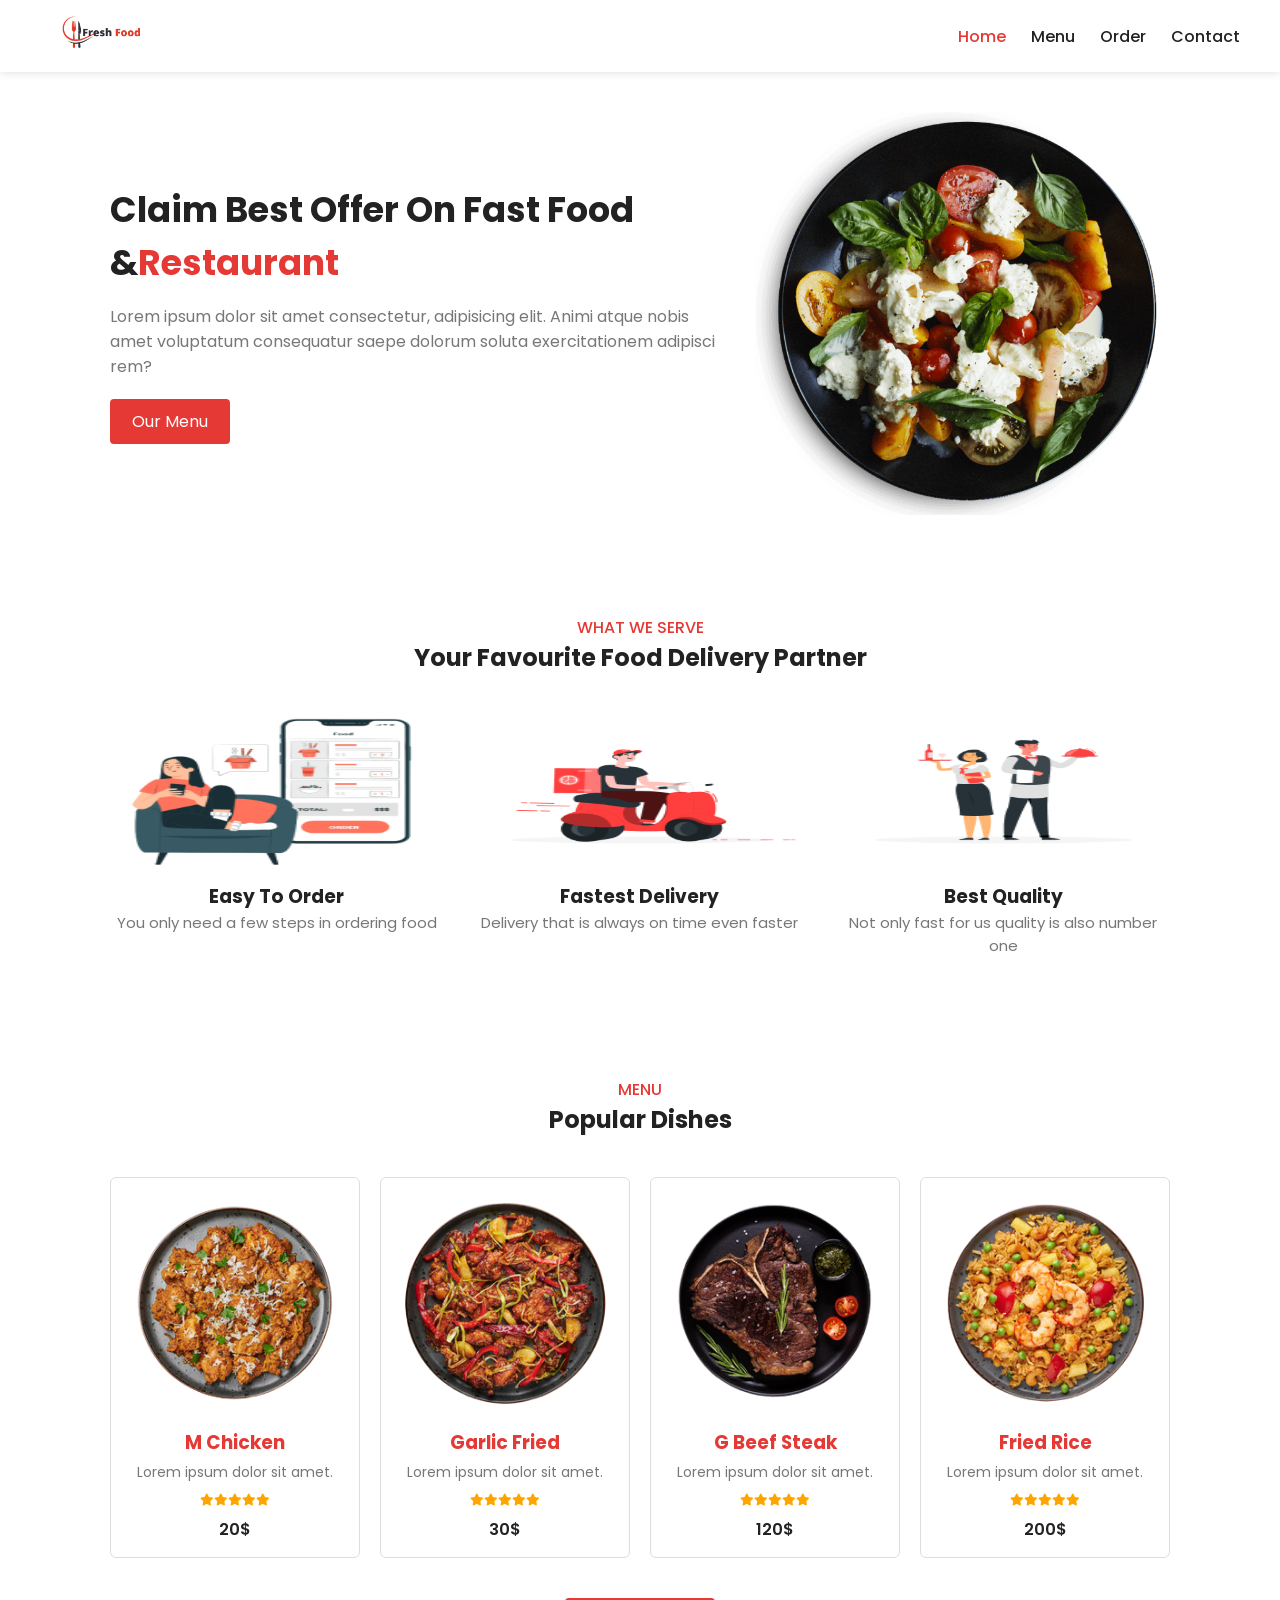
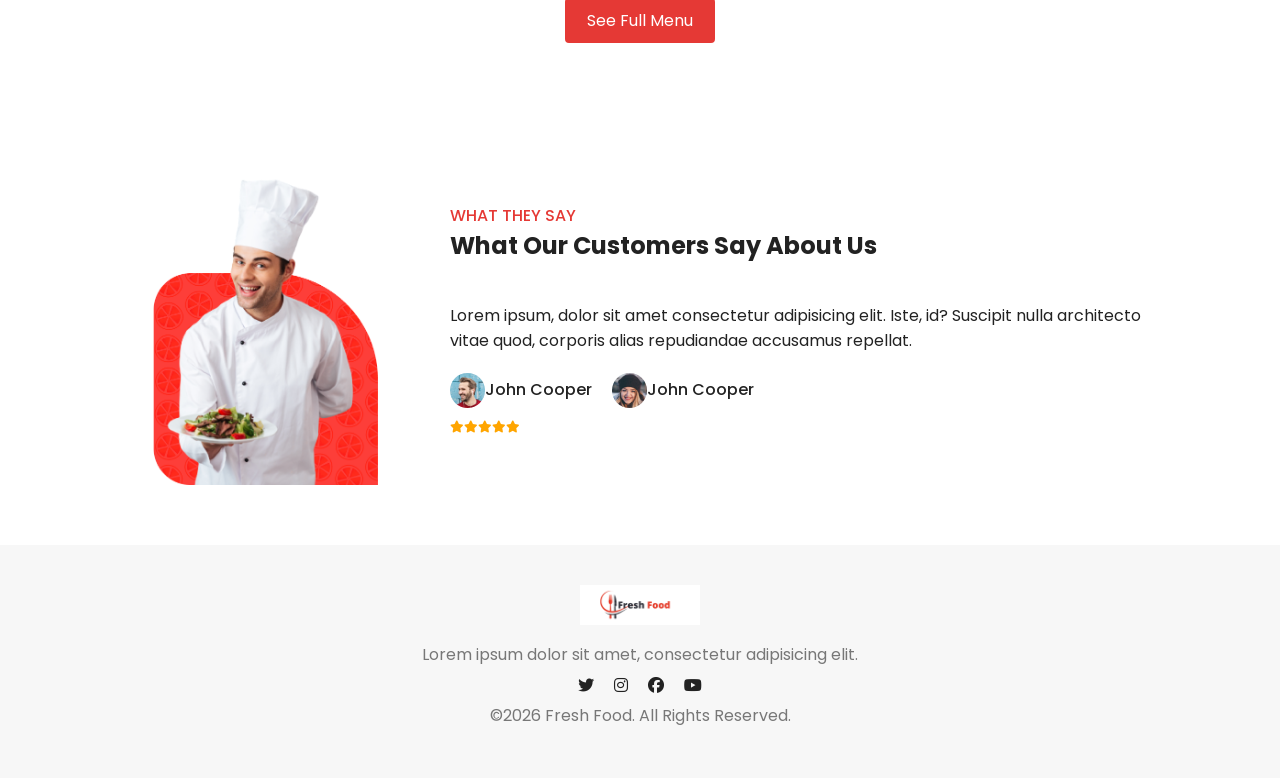
<file: index.html>
<!DOCTYPE html>
<html lang="en">
<head>
    <meta charset="UTF-8">
    <meta name="viewport" content="width=device-width, initial-scale=1.0">
    <title>Home | Fresh Food</title>
    <link href="https://fonts.googleapis.com/css2?family=Poppins:wght@400;500;600&display=swap" rel="stylesheet">
    <link rel="stylesheet" href="https://cdnjs.cloudflare.com/ajax/libs/font-awesome/6.5.1/css/all.min.css">
    <link rel="stylesheet" href="css/style.css">
</head>
<body>
    <header class="header">
        <a href="index.html"><img class="logo" src="images/logo.png" alt="fresh food logo"/>  </a>
        <button id="menuBtn" class="menu-btn"><i class="fa-solid fa-bars"></i></button>
        <nav class="nav" id="navLinks">
            <a href="index.html" class="active">Home</a>
            <a href="menu.html">Menu</a>
            <a href="order.html">Order</a>
            <a href="contact.html">Contact</a>
        </nav>
    </header>

    <main>
        <section class="hero">
            <div class="hero-text">
                <h1>Claim Best Offer On Fast Food &amp;<span class="red">Restaurant</span></h1>
                <p>Lorem ipsum dolor sit amet consectetur, adipisicing elit. Animi atque nobis amet voluptatum consequatur saepe dolorum soluta exercitationem adipisci rem?</p>
                <a href="menu.html" class="btn">Our Menu</a>
            </div>
            <img src="images/hero.png" alt="delicious">
        </section>

        <section class="section">
            <p class="small-title">WHAT WE SERVE</p>
            <h2 class="title">Your Favourite Food Delivery Partner</h2>
            <div class="services">
                <article class="service">
                    <img src="images/easy.png" alt="easy to order">
                    <h3>Easy To Order</h3>
                    <p>You only need a few steps in ordering food</p>
                </article>
                <article class="service">
                    <img src="images/delivery.png" alt="delivery">
                    <h3>Fastest Delivery</h3>
                    <p>Delivery that is always on time even faster</p>
                </article>
                <article class="service">
                    <img src="images/quality.png" alt="quality">
                    <h3>Best Quality</h3>
                    <p>Not only fast for us quality is also number one</p>
                </article>
            </div>
        </section>


        <section class="section">
            <p class="small-title">MENU</p>
            <h2 class="title">Popular Dishes</h2>
            <div class="cards">
                <article class="card">
                    <img src="images/chicken.png" alt="chicken">
                    <h3>M Chicken</h3>
                    <p>Lorem ipsum dolor sit amet.</p>
            <div class="stars">
                    <i class="fa-solid fa-star"></i><i class="fa-solid fa-star"></i><i class="fa-solid fa-star"></i><i class="fa-solid fa-star"></i><i class="fa-solid fa-star"></i>
                    </div>
                    <span class="price">20$</span>
                </article>
                <article class="card">
                    <img src="images/garlic_fried.png" alt="fried">
                    <h3>Garlic Fried</h3>
                    <p>Lorem ipsum dolor sit amet.</p>
                    <div class="stars">
                    <i class="fa-solid fa-star"></i><i class="fa-solid fa-star"></i><i class="fa-solid fa-star"></i><i class="fa-solid fa-star"></i><i class="fa-solid fa-star"></i>
                    </div>
                    <span class="price">30$</span>
                </article>
                <article class="card">
                    <img src="images/steak.png" alt="steak">
                    <h3>G Beef Steak</h3>
                    <p>Lorem ipsum dolor sit amet.</p>
                    <div class="stars">
                    <i class="fa-solid fa-star"></i><i class="fa-solid fa-star"></i><i class="fa-solid fa-star"></i><i class="fa-solid fa-star"></i><i class="fa-solid fa-star"></i>
                    </div>
                    <span class="price">120$</span>
                </article>
                <article class="card">
                    <img src="images/fried_rice.png" alt="rice">
                    <h3>Fried Rice</h3>
                    <p>Lorem ipsum dolor sit amet.</p>
                    <div class="stars">
                    <i class="fa-solid fa-star"></i><i class="fa-solid fa-star"></i><i class="fa-solid fa-star"></i><i class="fa-solid fa-star"></i><i class="fa-solid fa-star"></i>
                    </div>
                    <span class="price">200$</span>
                </article>
            </div>
            <a href="menu.html" class="btn center">See Full Menu</a>
        </section>


        <section class="section review">
            <img src="images/chef.png" alt="chef">
            <div>
          <p class="small-title">WHAT THEY SAY</p>
            <h2 class="title">What Our Customers Say About Us</h2>
            <p>Lorem ipsum, dolor sit amet consectetur adipisicing elit. Iste, id? Suscipit nulla architecto vitae quod, corporis alias repudiandae accusamus repellat.</p>
            <div class="users">
                <span>
                    <img src="images/user1.png" alt="user">John Cooper
                </span>
                <span>
                    <img src="images/user2.png" alt="User">John Cooper
                </span>
            </div>
            <div class="stars">
                <i class="fa-solid fa-star"></i><i class="fa-solid fa-star"></i><i class="fa-solid fa-star"></i><i class="fa-solid fa-star"></i><i class="fa-solid fa-star"></i>
            </div>      
            </div>
        </section>
    </main>

    <footer class="footer">
        <img src="images/logo.png" alt="logo">
        <p>Lorem ipsum dolor sit amet, consectetur adipisicing elit.</p>
        <div class="social">
            <i class="fa-brands fa-twitter"></i>
            <i class="fa-brands fa-instagram"></i>
            <i class="fa-brands fa-facebook"></i>
            <i class="fa-brands fa-youtube"></i>
        </div>
        <p>&copy;2026 Fresh Food. All Rights Reserved.</p>
    </footer>

    <script src="js/script.js"></script>
</body>
</html>
</file>
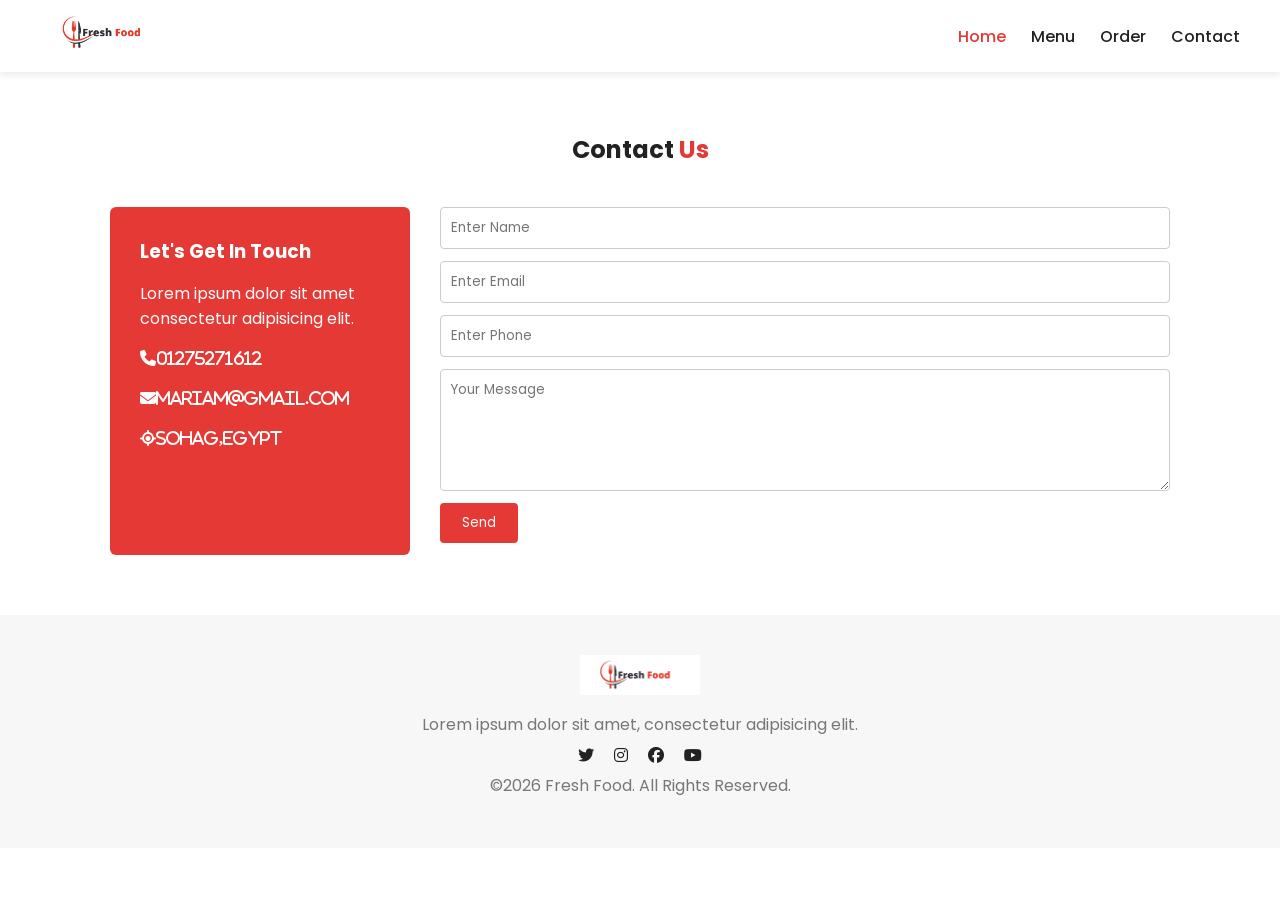
<file: contact.html>
<!DOCTYPE html>
<html lang="en">
<head>
    <meta charset="UTF-8">
    <meta name="viewport" content="width=device-width, initial-scale=1.0">
    <title>Contact | Fresh Food</title>
    <link href="https://fonts.googleapis.com/css2?family=Poppins:wght@400;500;600&display=swap" rel="stylesheet">
    <link rel="stylesheet" href="https://cdnjs.cloudflare.com/ajax/libs/font-awesome/6.5.1/css/all.min.css">
    <link rel="stylesheet" href="css/style.css">
<body>
    <header class="header">
        <a href="index.html"><img class="logo" src="images/logo.png" alt="fresh food logo"/>  </a>
        <button id="menuBtn" class="menu-btn"><i class="fa-solid fa-bars"></i></button>
        <nav class="nav" id="navLinks">
            <a href="index.html" class="active">Home</a>
            <a href="menu.html">Menu</a>
            <a href="order.html">Order</a>
            <a href="contact.html">Contact</a>
        </nav>
    </header>

    <main>
        <section class="section">
            <h2 class="title">Contact <span class="red">Us</span></h2>
            <div class="form-box">
                <div class="info">
                    <h3>Let's Get In Touch</h3>
                    <p>Lorem ipsum dolor sit amet consectetur adipisicing elit.</p>
                    <p><i class="fa-solid fa-phone">01275271612</i></p>
                    <p><i class="fa-solid fa-envelope">mariam@gmail.com</i></p>
                    <p><i class="fa-solid fa-location">Sohag,Egypt</i></p>
                </div>
                <form id="myForm" class="form">
                    <input type="text" id="name" placeholder="Enter Name">
                    <input type="email" id="email" placeholder="Enter Email">
                    <input type="tel" id="phone" placeholder="Enter Phone">
                    <textarea id="address" rows="5" placeholder="Your Message"></textarea>
                    <button type="submit" class="btn">Send</button>
                    <p id="msg"></p>
                </form>
            </div>
        </section>
    </main>

    <footer class="footer">
        <img src="images/logo.png" alt="logo">
        <p>Lorem ipsum dolor sit amet, consectetur adipisicing elit.</p>
        <div class="social">
            <i class="fa-brands fa-twitter"></i>
            <i class="fa-brands fa-instagram"></i>
            <i class="fa-brands fa-facebook"></i>
            <i class="fa-brands fa-youtube"></i>
        </div>
        <p>&copy;2026 Fresh Food. All Rights Reserved.</p>
    </footer>

        <script src="js/script.js"></script>
        <script src="js/form.js"></script>

</body>
</html>
</file>
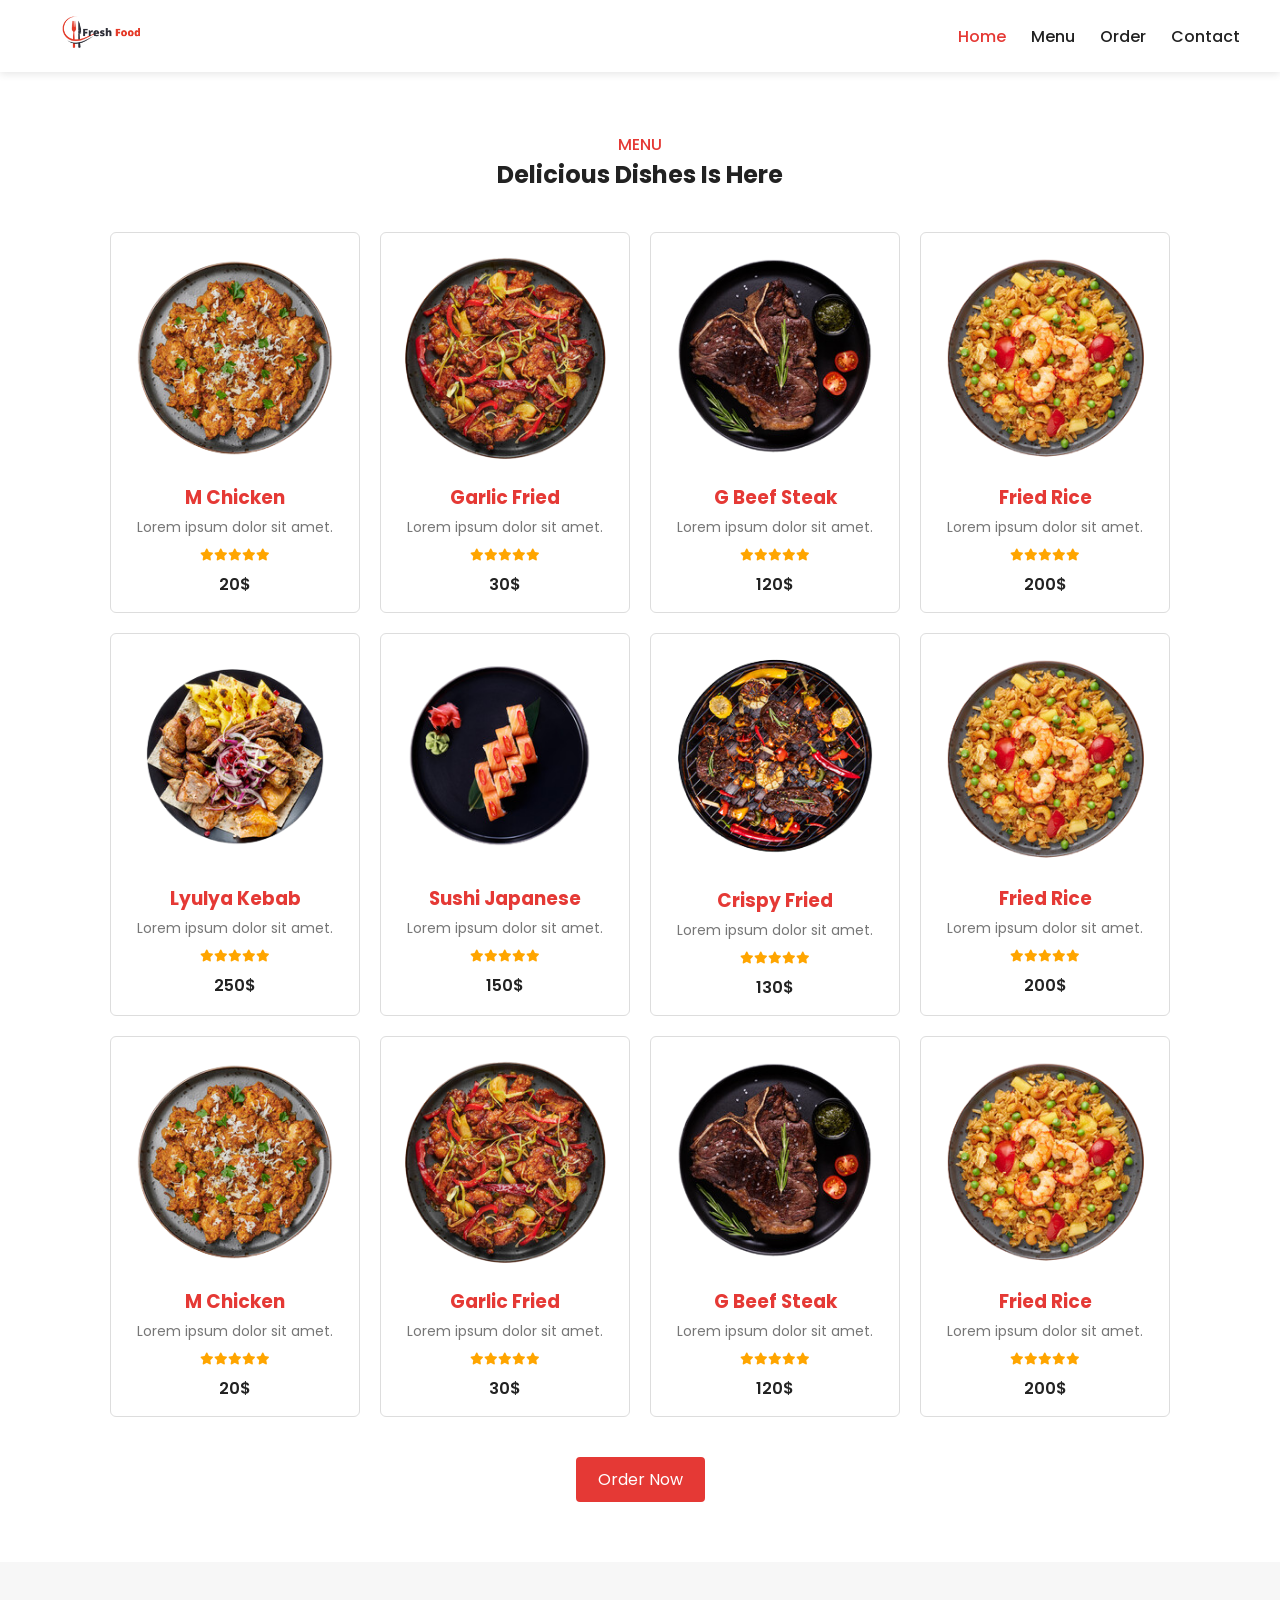
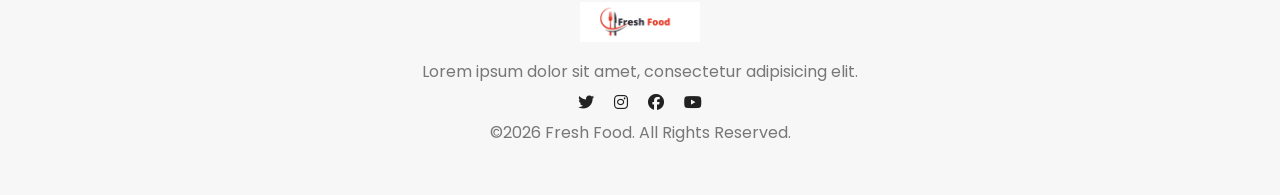
<file: menu.html>
<!DOCTYPE html>
<html lang="en">
<head>
    <meta charset="UTF-8">
    <meta name="viewport" content="width=device-width, initial-scale=1.0">
    <title>Menu | Fresh Food</title>
    <link href="https://fonts.googleapis.com/css2?family=Poppins:wght@400;500;600&display=swap" rel="stylesheet">
    <link rel="stylesheet" href="https://cdnjs.cloudflare.com/ajax/libs/font-awesome/6.5.1/css/all.min.css">
    <link rel="stylesheet" href="css/style.css">
<body>
    <header class="header">
        <a href="index.html"><img class="logo" src="images/logo.png" alt="fresh food logo"/>  </a>
        <button id="menuBtn" class="menu-btn"><i class="fa-solid fa-bars"></i></button>
        <nav class="nav" id="navLinks">
            <a href="index.html" class="active">Home</a>
            <a href="menu.html">Menu</a>
            <a href="order.html">Order</a>
            <a href="contact.html">Contact</a>
        </nav>
    </header>

    <section class="section">
            <p class="small-title">MENU</p>
            <h2 class="title">Delicious Dishes Is Here</h2>
            <div class="cards">
                <article class="card">
                    <img src="images/chicken.png" alt="chicken">
                    <h3>M Chicken</h3>
                    <p>Lorem ipsum dolor sit amet.</p>
            <div class="stars">
                    <i class="fa-solid fa-star"></i><i class="fa-solid fa-star"></i><i class="fa-solid fa-star"></i><i class="fa-solid fa-star"></i><i class="fa-solid fa-star"></i>
                    </div>
                    <span class="price">20$</span>
                </article>
                <article class="card">
                    <img src="images/garlic_fried.png" alt="fried">
                    <h3>Garlic Fried</h3>
                    <p>Lorem ipsum dolor sit amet.</p>
                    <div class="stars">
                    <i class="fa-solid fa-star"></i><i class="fa-solid fa-star"></i><i class="fa-solid fa-star"></i><i class="fa-solid fa-star"></i><i class="fa-solid fa-star"></i>
                    </div>
                    <span class="price">30$</span>
                </article>
                <article class="card">
                    <img src="images/steak.png" alt="steak">
                    <h3>G Beef Steak</h3>
                    <p>Lorem ipsum dolor sit amet.</p>
                    <div class="stars">
                    <i class="fa-solid fa-star"></i><i class="fa-solid fa-star"></i><i class="fa-solid fa-star"></i><i class="fa-solid fa-star"></i><i class="fa-solid fa-star"></i>
                    </div>
                    <span class="price">120$</span>
                </article>
                <article class="card">
                    <img src="images/fried_rice.png" alt="rice">
                    <h3>Fried Rice</h3>
                    <p>Lorem ipsum dolor sit amet.</p>
                    <div class="stars">
                    <i class="fa-solid fa-star"></i><i class="fa-solid fa-star"></i><i class="fa-solid fa-star"></i><i class="fa-solid fa-star"></i><i class="fa-solid fa-star"></i>
                    </div>
                    <span class="price">200$</span>
                </article>
                <article class="card">
                    <img src="images/kebab.png" alt="chicken">
                    <h3>Lyulya Kebab</h3>
                    <p>Lorem ipsum dolor sit amet.</p>
            <div class="stars">
                    <i class="fa-solid fa-star"></i><i class="fa-solid fa-star"></i><i class="fa-solid fa-star"></i><i class="fa-solid fa-star"></i><i class="fa-solid fa-star"></i>
                    </div>
                    <span class="price">250$</span>
                </article>
                <article class="card">
                    <img src="images/sushi.png" alt="fried">
                    <h3>Sushi Japanese</h3>
                    <p>Lorem ipsum dolor sit amet.</p>
                    <div class="stars">
                    <i class="fa-solid fa-star"></i><i class="fa-solid fa-star"></i><i class="fa-solid fa-star"></i><i class="fa-solid fa-star"></i><i class="fa-solid fa-star"></i>
                    </div>
                    <span class="price">150$</span>
                </article>
                <article class="card">
                    <img src="images/fast_food.png" alt="steak">
                    <h3>Crispy Fried</h3>
                    <p>Lorem ipsum dolor sit amet.</p>
                    <div class="stars">
                    <i class="fa-solid fa-star"></i><i class="fa-solid fa-star"></i><i class="fa-solid fa-star"></i><i class="fa-solid fa-star"></i><i class="fa-solid fa-star"></i>
                    </div>
                    <span class="price">130$</span>
                </article>
                <article class="card">
                    <img src="images/fried_rice.png" alt="rice">
                    <h3>Fried Rice</h3>
                    <p>Lorem ipsum dolor sit amet.</p>
                    <div class="stars">
                    <i class="fa-solid fa-star"></i><i class="fa-solid fa-star"></i><i class="fa-solid fa-star"></i><i class="fa-solid fa-star"></i><i class="fa-solid fa-star"></i>
                    </div>
                    <span class="price">200$</span>
                </article>
                <article class="card">
                    <img src="images/chicken.png" alt="chicken">
                    <h3>M Chicken</h3>
                    <p>Lorem ipsum dolor sit amet.</p>
            <div class="stars">
                    <i class="fa-solid fa-star"></i><i class="fa-solid fa-star"></i><i class="fa-solid fa-star"></i><i class="fa-solid fa-star"></i><i class="fa-solid fa-star"></i>
                    </div>
                    <span class="price">20$</span>
                </article>
                <article class="card">
                    <img src="images/garlic_fried.png" alt="fried">
                    <h3>Garlic Fried</h3>
                    <p>Lorem ipsum dolor sit amet.</p>
                    <div class="stars">
                    <i class="fa-solid fa-star"></i><i class="fa-solid fa-star"></i><i class="fa-solid fa-star"></i><i class="fa-solid fa-star"></i><i class="fa-solid fa-star"></i>
                    </div>
                    <span class="price">30$</span>
                </article>
                <article class="card">
                    <img src="images/steak.png" alt="steak">
                    <h3>G Beef Steak</h3>
                    <p>Lorem ipsum dolor sit amet.</p>
                    <div class="stars">
                    <i class="fa-solid fa-star"></i><i class="fa-solid fa-star"></i><i class="fa-solid fa-star"></i><i class="fa-solid fa-star"></i><i class="fa-solid fa-star"></i>
                    </div>
                    <span class="price">120$</span>
                </article>
                <article class="card">
                    <img src="images/fried_rice.png" alt="rice">
                    <h3>Fried Rice</h3>
                    <p>Lorem ipsum dolor sit amet.</p>
                    <div class="stars">
                    <i class="fa-solid fa-star"></i><i class="fa-solid fa-star"></i><i class="fa-solid fa-star"></i><i class="fa-solid fa-star"></i><i class="fa-solid fa-star"></i>
                    </div>
                    <span class="price">200$</span>
                </article>
            </div>
            <a href="order.html" class="btn center">Order Now</a>
    </section>

    <footer class="footer">
        <img src="images/logo.png" alt="logo">
        <p>Lorem ipsum dolor sit amet, consectetur adipisicing elit.</p>
        <div class="social">
            <i class="fa-brands fa-twitter"></i>
            <i class="fa-brands fa-instagram"></i>
            <i class="fa-brands fa-facebook"></i>
            <i class="fa-brands fa-youtube"></i>
        </div>
        <p>&copy;2026 Fresh Food. All Rights Reserved.</p>
    </footer>

        <script src="js/script.js"></script>

</body>
</html>
</file>
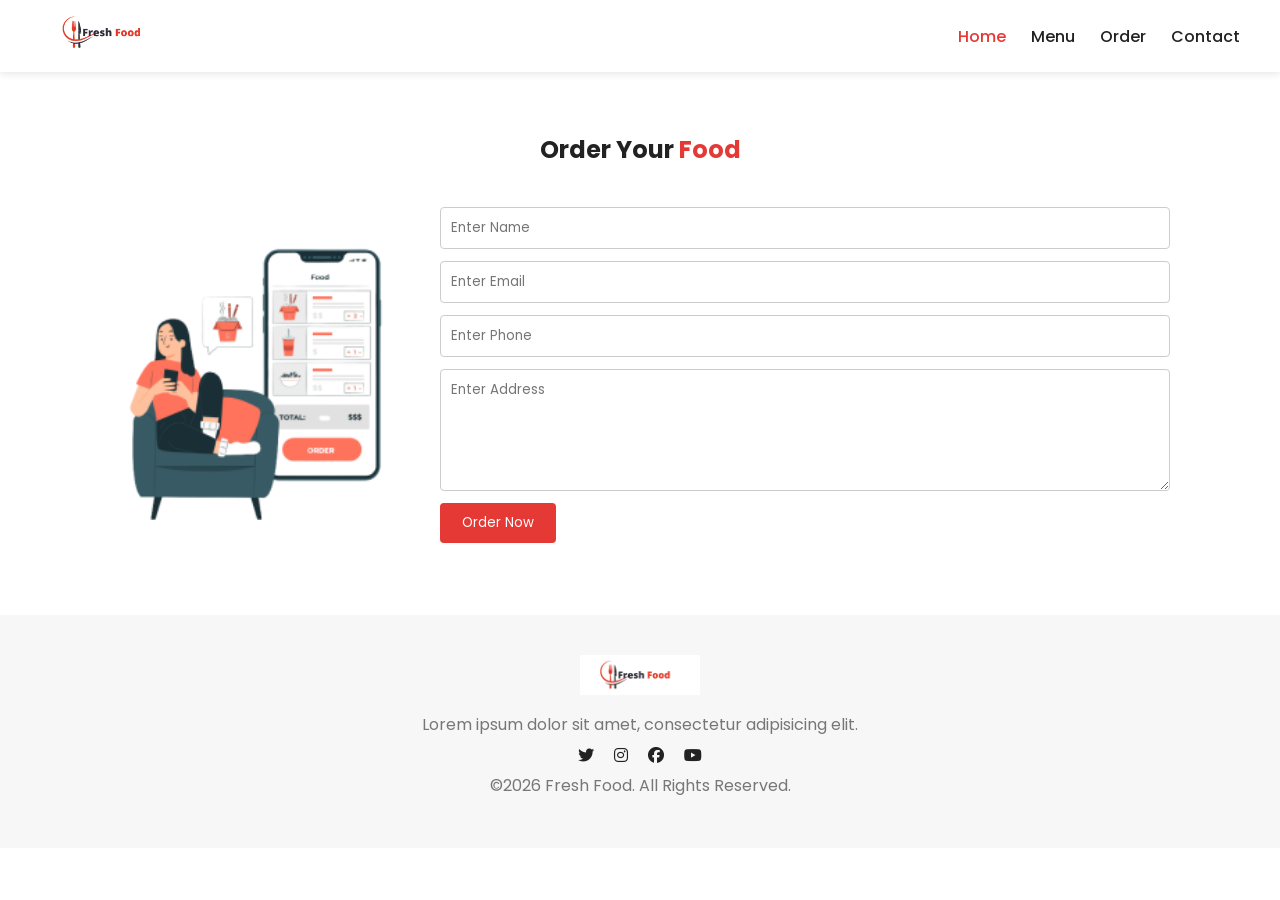
<file: order.html>
<!DOCTYPE html>
<html lang="en">
<head>
    <meta charset="UTF-8">
    <meta name="viewport" content="width=device-width, initial-scale=1.0">
    <title>Order | Fresh Food</title>
    <link href="https://fonts.googleapis.com/css2?family=Poppins:wght@400;500;600&display=swap" rel="stylesheet">
    <link rel="stylesheet" href="https://cdnjs.cloudflare.com/ajax/libs/font-awesome/6.5.1/css/all.min.css">
    <link rel="stylesheet" href="css/style.css">
<body>
    <header class="header">
        <a href="index.html"><img class="logo" src="images/logo.png" alt="fresh food logo"/>  </a>
        <button id="menuBtn" class="menu-btn"><i class="fa-solid fa-bars"></i></button>
        <nav class="nav" id="navLinks">
            <a href="index.html" class="active">Home</a>
            <a href="menu.html">Menu</a>
            <a href="order.html">Order</a>
            <a href="contact.html">Contact</a>
        </nav>
    </header>

    <main>
        <section class="section">
            <h2 class="title">Order Your <span class="red">Food</span></h2>
            <div class="form-box">
                <img src="images/easy.png" alt="order">
                <form id="myForm" class="form">
                    <input type="text" id="name" placeholder="Enter Name">
                    <input type="email" id="email" placeholder="Enter Email">
                    <input type="tel" id="phone" placeholder="Enter Phone">
                    <textarea id="address" rows="5" placeholder="Enter Address"></textarea>
                    <button type="submit" class="btn">Order Now</button>
                    <p id="msg"></p>
                </form>
            </div>
            
        </section>
    </main>

    <footer class="footer">
        <img src="images/logo.png" alt="logo">
        <p>Lorem ipsum dolor sit amet, consectetur adipisicing elit.</p>
        <div class="social">
            <i class="fa-brands fa-twitter"></i>
            <i class="fa-brands fa-instagram"></i>
            <i class="fa-brands fa-facebook"></i>
            <i class="fa-brands fa-youtube"></i>
        </div>
        <p>&copy;2026 Fresh Food. All Rights Reserved.</p>
    </footer>

        <script src="js/script.js"></script>
        <script src="js/form.js"></script>

</body>
</html>
</file>
<file: css/style.css>
:root {
    --main:#e53935;
    --dark:#222;
    --gray:#777;
    --light:#f7f7f7;
}

*{
    margin: 0;
    padding: 0;
    box-sizing: border-box;
}

body {
    font-family: "poppins",sans-serif;
    color: var(--dark);
}

a {
    text-decoration: none;
}

img {
    width: 100%;
}

.red {
    color: var(--main);
}

.section {
    max-width: 1100px;
    margin: 0 auto;
    padding: 60px 20px;
    text-align: center;
}

.small-title {
    color: var(--main);
    font-weight: 500;
}

.title {
    margin-bottom: 40px;
}

.btn {
    display: inline-block;
    background: var(--main);
    color: white;
    padding: 8px 20px;
    border: 2px solid var(--main);
    border-radius: 4px;
    cursor: pointer;
    font-family: inherit;
    transition: 0.3s;
}

.btn:hover {
    background: white;
    color: var(--main);
}

.center {
    display: block;
    width: fit-content;
    margin: 40px auto 0;
}

.header {
    display: flex;
    justify-content: space-between;
    align-items: center;
    padding: 10px 40px;
    background: white;
    position: sticky;
    top: 0;
    z-index: 10;
    box-shadow: 0 2px 8px rgba(0,0,0,0.1);
}

.logo {
    height: 45px;
}

.nav {
    display: flex;
    gap: 25px;
}

.nav a {
    color: var(--dark);
    font-weight: 500;
}

.nav a:hover,
.nav a.active {
     color: var(--main);
}

.menu-btn {
    display: none;
    font-size: 24px;
    background: none;
    border: none;
    cursor: pointer;
}

.hero {
    max-width: 1100px;
    margin: 0 auto;
    padding: 40px 20px;
    display: flex;
    align-items: center;
    justify-content: space-between;
    gap: 30px;
}

.hero h1 {
    font-size: 35px;
    margin-bottom: 15px;
}

.hero p {
    margin-bottom: 20px;
    color: var(--gray);
}

.hero img {
    width: 415px;
}

.services {
    display: grid;
    grid-template-columns: repeat(3,1fr);
    gap: 30px;
}

.services img {
    height: 150px;
    margin-bottom: 10px;
}
.services p {
    color: var(--gray);
    font-size: 15px;
}

.cards {
    display: grid;
    grid-template-columns: repeat(4,1fr);
    gap: 20px;
}

.card {
    border: 1px solid #ddd;
    border-radius: 6px;
    padding: 15px;
    transition: 0.3s;
}

.card:hover {
    transform: translateY(-8px);
    box-shadow: 0 8px 20px rgba(0,0,0,0.15);
}

.card img {
    width: 100%;
}

.card h3 {
    color: var(--main);
    margin: 10px 0 5px;
}

.card p {
    font-size: 14px;
    color: var(--gray);
}

.stars {
    color: orange;
    font-size: 12px;
    margin: 8px 0;
}

.price {
    font-weight: 600;
}

.review {
    display: flex;
    align-items: center;
    gap: 40px;
    text-align: left;
}

.review>img {
    width: 300px;
}

.users {
    display: flex;
    gap: 20px;
    margin: 20px 0 10px;
    font-weight: 500;
}

.users img {
    width: 35px;
    vertical-align: middle;
    border-radius: 50%;
}

.form-box {
    display: flex;
    gap: 30px;
    align-items: stretch;
    text-align: left;
}

.form-box >img {
    width: 300px;
    align-self: center;
}

.form {
    display: flex;
    flex-direction: column;
    gap: 12px;
    flex: 1;
}

.form input,
.form textarea {
    padding: 10px;
    border: 1px solid #ccc;
    border-radius: 4px;
    font-family: inherit;
}

.form input:focus
.form textarea:focus {
     outline: none;
     border-color: var(--main);
}

.form .btn {
    align-self: flex-start;
}

.info {
    background: var(--main);
    color: white;
    padding: 30px;
    border-radius: 6px;
    width: 300px;
}

.info p {
    margin-top: 15px;
}

.error {
    color: red;
}

.success {
    color: green;
}

.footer {
    text-align: center;
    padding: 40px 20px;
    background: var(--light);
    color: var(--gray);
}

.footer p {
    margin: 10px 0;
}

.footer img {
    width: 120px;
}

.social {
    display: flex;
    justify-content: center;
    gap: 20px;
    color: var(--dark);
}

.social i:hover {
    background-color: var(--gray);
    color: var(--main);
    height: 20px;
    width: 30px;
    border-radius: 50%;
}

@media(max-width:992px){
    .cards {
        grid-template-columns: repeat(2,1fr);
    }
}

@media(max-width:768px){
    .menu-btn {
        display: block;
    }
    .nav {
        display: none;
        position: absolute;
        top: 65px;
        left: 0;
        width: 100%;
        flex-direction: column;
        background: white;
        padding: 20px;
        text-align: center;
    }
    .nav.show {
        display: flex;
    }
    .header {
        padding: 10px 20px;
    }
    .hero,
    .review,
    .form-box {
        flex-direction: column;
        text-align: center;
    }
    .hero img,
    .review > img,
    .form-box > img,
    .info {
        width: 100%;
        max-width: 320px;
    }
    .services {
        grid-template-columns: 1fr;
    }
    .form {
        width: 100%;
    }
}
@media(max-width:320px){
    .cards {
        grid-template-columns: 1fr;
    }
}
</file>
